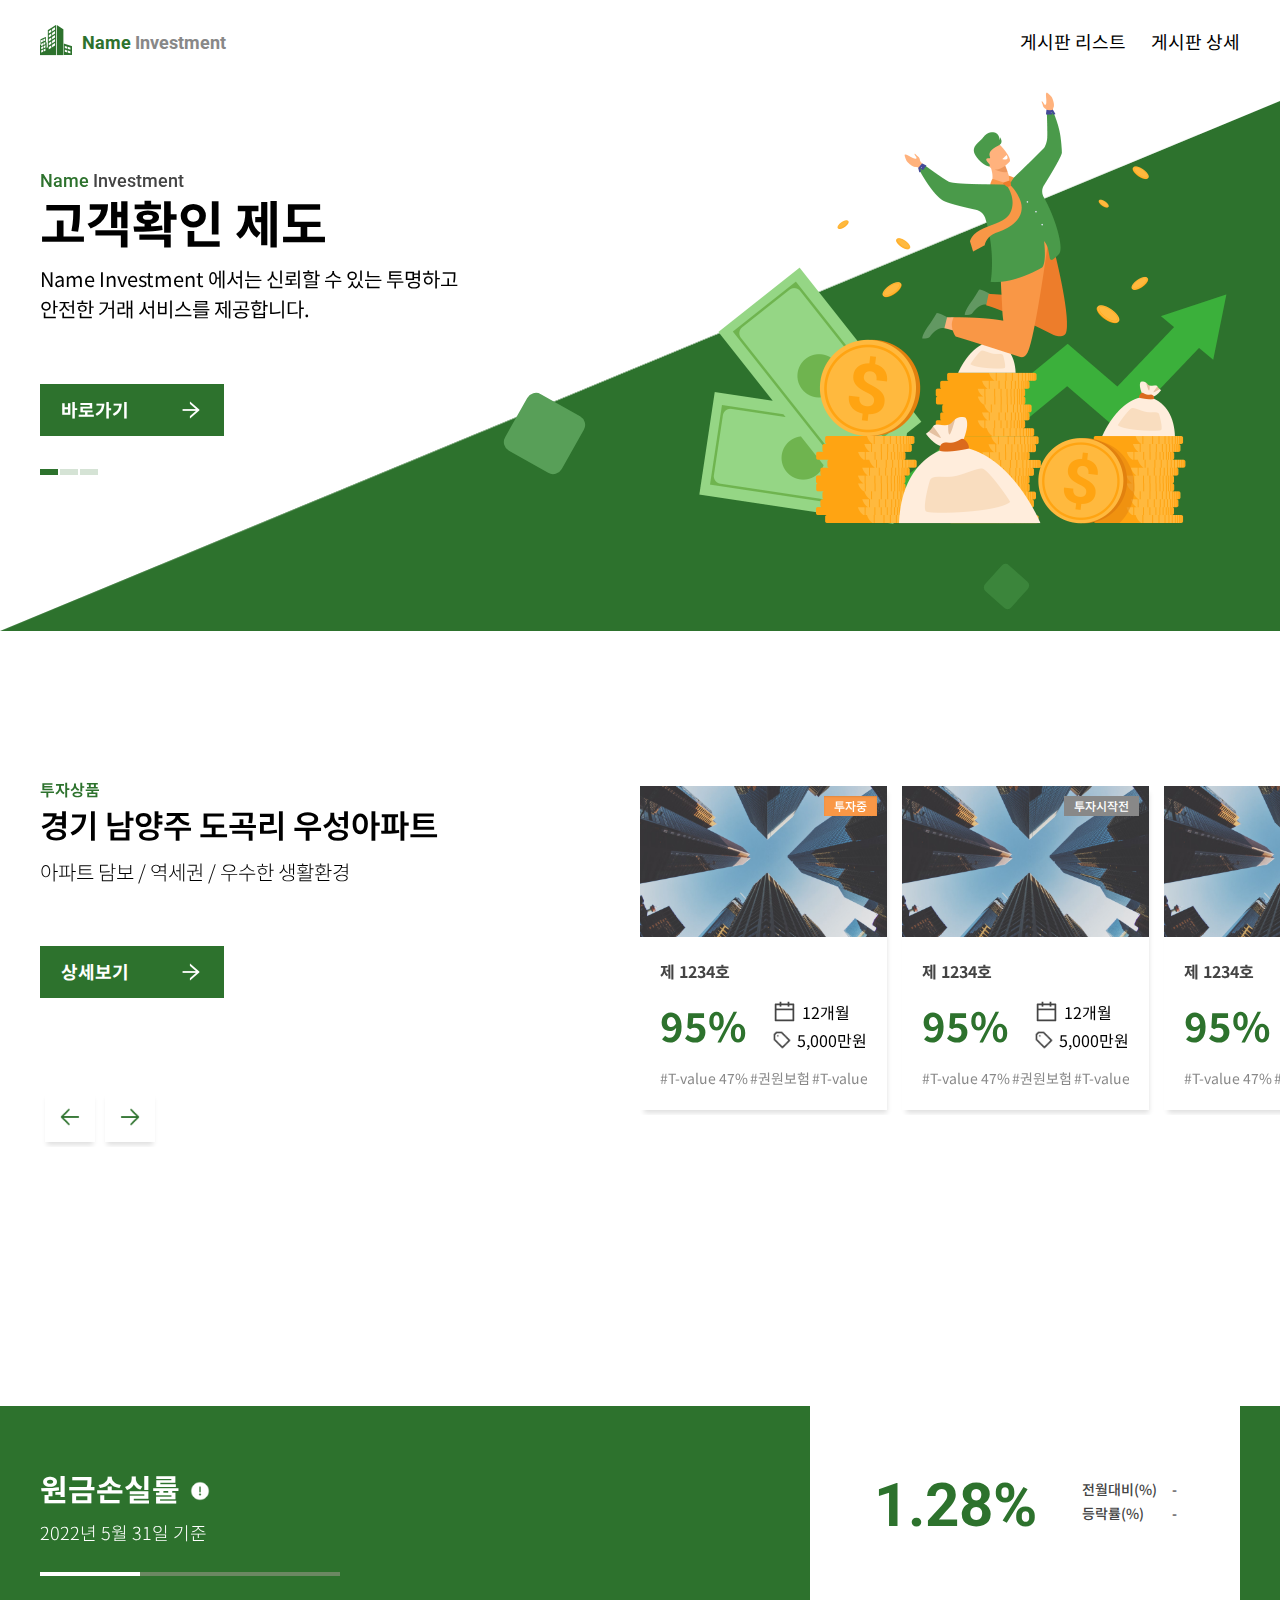
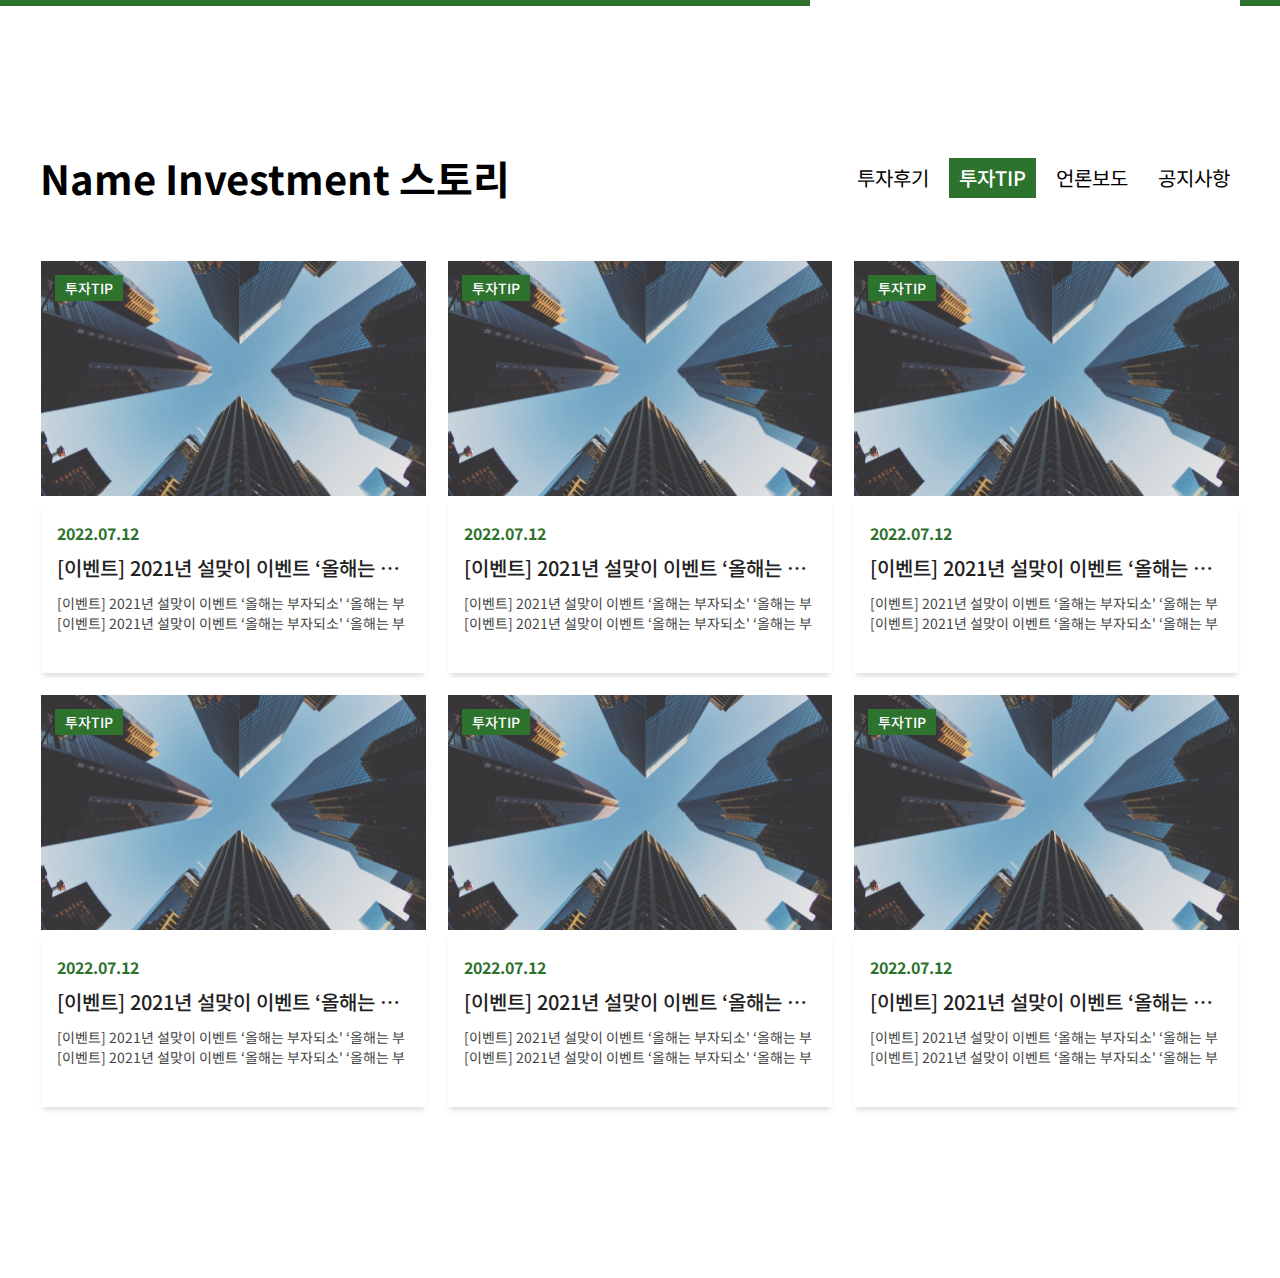
<file: index.html>
<!DOCTYPE html>
<html lang="en">

<head>
    <meta charset="UTF-8">
    <meta http-equiv="X-UA-Compatible" content="IE=edge">
    <meta name="viewport" content="width=device-width, initial-scale=1.0">
    <title>투자 - 메인페이지</title>

    <!-- js lib -->
    <script src="https://code.jquery.com/jquery-3.6.0.js"></script>
    <link rel="stylesheet" href="https://maxcdn.bootstrapcdn.com/bootstrap/3.3.7/css/bootstrap.min.css">
    <script src="https://maxcdn.bootstrapcdn.com/bootstrap/3.3.7/js/bootstrap.min.js"></script>
    <!-- Swiper  -->
    <link rel="stylesheet" href="https://unpkg.com/swiper/swiper-bundle.min.css" />

    <!-- custom -->
    <link rel="stylesheet" href="/public/css/app.css">
    <script defer src="/public/js/main.js"></script>
</head>

<body>
    <header id="header">
        <div class="inr">
            <div class="logo-wrap">
                <a href="/index.html">
                    <figure class="logo"><img src="/public/img/logo-sample.png" alt="logo"></figure>
                    <span class="logo-text">
                        <span class="color-primary">Name</span> Investment
                    </span>
                </a>
            </div>
            <ul class="gnb-lists">
                <li class="gnb-list"><a href="/noticeList.html">게시판 리스트</a></li>
                <li class="gnb-list"><a href="/noticeDetail.html">게시판 상세</a></li>
            </ul>
        </div>
    </header>
    <main id="main">
        <section id="main-visual">
            <div class="inr">
                <div class="swiper main-visual-slider">
                    <div class="swiper-wrapper">
                        <div class="swiper-slide">
                            <div class="main-visual-content">
                                <div class="main-visual-txt">
                                    <h1>
                                        <span class="logo-txt">
                                            <span class="color-primary">name</span> investment
                                        </span>
                                        고객확인 제도
                                    </h1>
                                    <p>
                                        Name Investment 에서는 신뢰할 수 있는 투명하고 <br>
                                        안전한 거래 서비스를 제공합니다.
                                    </p>
                                    <span class="btn">
                                        <a href="">바로가기</a>
                                    </span>
                                </div>
                                <div class="main-visual-img">
                                    <figure><img src="/public/img/main-visual-img01.png" alt="main visual img 01">
                                    </figure>
                                </div>
                            </div>
                        </div>
                        <div class="swiper-slide">
                            <div class="main-visual-content">
                                <div class="main-visual-txt">
                                    <h1>
                                        <span class="logo-txt">
                                            <span class="color-primary">name</span> investment
                                        </span>
                                        카카오톡 알림서비스
                                    </h1>
                                    <p>
                                        Name Investment 에서는 제공하는 가장 빠른 투자상품<br>
                                        소식과 다양한 이벤트를 카카오톡에서 만나보세요!
                                    </p>
                                    <span class="btn">
                                        <a href="">바로가기</a>
                                    </span>
                                </div>
                                <div class="main-visual-img">
                                    <figure><img src="/public/img/main-visual-img02.png" alt="main visual img 02">
                                    </figure>
                                </div>
                            </div>
                        </div>
                        <div class="swiper-slide">
                            <div class="main-visual-content">
                                <div class="main-visual-txt">
                                    <h1>
                                        <span class="logo-txt">
                                            <span class="color-primary">name</span>
                                            investment
                                        </span>
                                        이자로 여행을 다녀왔어요!
                                    </h1>
                                    <p>
                                        Name Investment 투자자 <br>
                                        - OOO
                                    </p>
                                    <span class="btn">
                                        <a href="">바로가기</a>
                                    </span>
                                </div>
                                <div class="main-visual-img">
                                    <figure><img src="/public/img/main-visual-img03.png" alt="main visual img 03">
                                    </figure>
                                </div>
                            </div>
                        </div>
                    </div>
                    <div class="swiper-pagination"></div>
                </div>
            </div>
        </section>
        <section id="invest-product">
            <div class="inr">
                <div class="swiper invest-quote-slider">
                    <div class="swiper-wrapper">
                        <div class="swiper-slide">
                            <small>투자상품</small>
                            <dl>
                                <dt>
                                    경기 남양주 도곡리 우성아파트
                                </dt>
                                <dd>아파트 담보 / 역세권 / 우수한 생활환경</dd>
                                <dd>
                                    <span class="btn">
                                        <a href="">
                                            상세보기
                                        </a>
                                    </span>
                                </dd>
                            </dl>
                        </div>
                        <div class="swiper-slide">
                            <small>투자상품</small>
                            <dl>
                                <dt>
                                    경기 하남시 미사 프루지오 시티
                                </dt>
                                <dd>오피스텔 담보 / 역세권 / 우수한 생활환경</dd>
                                <dd>
                                    <span class="btn">
                                        <a href="">
                                            상세보기
                                        </a>
                                    </span>
                                </dd>
                            </dl>
                        </div>
                        <div class="swiper-slide">
                            <small>투자상품</small>
                            <dl>
                                <dt>
                                    경기 남양주 도곡리 우성아파트 경기 남양주 도곡리 우성아파트 경기 남양주 도곡리 우성아파트
                                </dt>
                                <dd>아파트 담보 / 역세권 / 우수한 생활환경 아파트 담보 / 역세권 / 우수한 생활환경 역세권 / 우수한 생활환경역세권 / 우수한 생활환경</dd>
                                <dd>
                                    <span class="btn">
                                        <a href="">
                                            상세보기
                                        </a>
                                    </span>
                                </dd>
                            </dl>
                        </div>
                        <div class="swiper-slide">
                            <small>투자상품</small>
                            <dl>
                                <dt>
                                    경기 하남시 미사 프루지오 시티
                                </dt>
                                <dd>오피스텔 담보 / 역세권 / 우수한 생활환경</dd>
                                <dd>
                                    <span class="btn">
                                        <a href="">
                                            상세보기
                                        </a>
                                    </span>
                                </dd>
                            </dl>
                        </div>
                    </div>
                    <div class="swiper-navigation-wrap">
                        <div class="swiper-button-prev"></div>
                        <div class="swiper-button-next"></div>
                    </div>
                </div>
            </div>
            <div class="swiper invest-image-slider">
                <div class="swiper-wrapper">
                    <div class="swiper-slide">
                        <span class="invest-status-tag progress">투자중</span>
                        <figure><img src="/public/img/board-sample-img.jpg" alt=""></figure>
                        <div class="product-details">
                            <small class="serial">제 1234호</small>
                            <span>
                                <strong class="product-percentage">95%</strong>
                                <ul class="product-infos">
                                    <li class="product-info">
                                        <figure><img src="/public/img/icon-calendar.png" alt="calendar"></figure>
                                        12개월
                                    </li>
                                    <li class="product-info">
                                        <figure><img src="/public/img/icon-pricetag.png" alt="pricetag"></figure>
                                        5,000만원
                                    </li>
                                </ul>
                            </span>
                            <ul class="hashtag-lists">
                                <li class="hashtag-list">#T-value 47%</li>
                                <li class="hashtag-list">#권원보험</li>
                                <li class="hashtag-list">#T-value 47%</li>
                                <li class="hashtag-list">#권원보험</li>
                            </ul>
                        </div>
                    </div>
                    <div class="swiper-slide">
                        <span class="invest-status-tag notstart">투자시작전</span>
                        <figure><img src="/public/img/board-sample-img.jpg" alt=""></figure>
                        <div class="product-details">
                            <small class="serial">제 1234호</small>
                            <span>
                                <strong class="product-percentage">95%</strong>
                                <ul class="product-infos">
                                    <li class="product-info">
                                        <figure><img src="/public/img/icon-calendar.png" alt="calendar"></figure>
                                        12개월
                                    </li>
                                    <li class="product-info">
                                        <figure><img src="/public/img/icon-pricetag.png" alt="pricetag"></figure>
                                        5,000만원
                                    </li>
                                </ul>
                            </span>
                            <ul class="hashtag-lists">
                                <li class="hashtag-list">#T-value 47%</li>
                                <li class="hashtag-list">#권원보험</li>
                                <li class="hashtag-list">#T-value 47%</li>
                                <li class="hashtag-list">#권원보험</li>
                            </ul>
                        </div>
                    </div>
                    <div class="swiper-slide">
                        <span class="invest-status-tag compelete">투자완료</span>
                        <figure><img src="/public/img/board-sample-img.jpg" alt=""></figure>
                        <div class="product-details">
                            <small class="serial">제 1234호</small>
                            <span>
                                <strong class="product-percentage">95%</strong>
                                <ul class="product-infos">
                                    <li class="product-info">
                                        <figure><img src="/public/img/icon-calendar.png" alt="calendar"></figure>
                                        12개월
                                    </li>
                                    <li class="product-info">
                                        <figure><img src="/public/img/icon-pricetag.png" alt="pricetag"></figure>
                                        5,000만원
                                    </li>
                                </ul>
                            </span>
                            <ul class="hashtag-lists">
                                <li class="hashtag-list">#T-value 47%</li>
                                <li class="hashtag-list">#권원보험</li>
                                <li class="hashtag-list">#T-value 47%</li>
                                <li class="hashtag-list">#권원보험</li>
                            </ul>
                        </div>
                    </div>
                    <div class="swiper-slide">
                        <span class="invest-status-tag progress">투자중</span>
                        <figure><img src="/public/img/board-sample-img.jpg" alt=""></figure>
                        <div class="product-details">
                            <small class="serial">제 1234호</small>
                            <span>
                                <strong class="product-percentage">95%</strong>
                                <ul class="product-infos">
                                    <li class="product-info">
                                        <figure><img src="/public/img/icon-calendar.png" alt="calendar"></figure>
                                        12개월
                                    </li>
                                    <li class="product-info">
                                        <figure><img src="/public/img/icon-pricetag.png" alt="pricetag"></figure>
                                        5,000만원
                                    </li>
                                </ul>
                            </span>
                            <ul class="hashtag-lists">
                                <li class="hashtag-list">#T-value 47%</li>
                                <li class="hashtag-list">#권원보험</li>
                                <li class="hashtag-list">#T-value 47%</li>
                                <li class="hashtag-list">#권원보험</li>
                            </ul>
                        </div>
                    </div>
                </div>
            </div>
        </section>
        <section id="invest-status">
            <div class="inr">
                <div class="swiper invest-status-tit-slider">
                    <div class="swiper-wrapper">
                        <div class="swiper-slide">
                            <dl>
                                <dt>
                                    원금손실률
                                    <span class="tooltip-wrap">
                                        <figure class="tooltip-trigger" onclick="toolTipOpen(event)"><img src="/public/img/icon-exclamation.png" alt="exclamation"></figure>
                                        <div class="tooltip-content">
                                            2022년 5월 31일 기준 2022년 5월 31일 기준 2022년 5월 31일 기준
                                        </div>
                                    </span>
                                </dt>
                                <dd>2022년 5월 31일 기준</dd>
                            </dl>
                        </div>
                        <div class="swiper-slide">
                            <dl>
                                <dt>
                                    원금손실률2
                                    <span class="tooltip-wrap">
                                        <figure class="tooltip-trigger" onclick="toolTipOpen(event)"><img src="/public/img/icon-exclamation.png" alt="exclamation"></figure>
                                        <div class="tooltip-content">
                                            2022년 5월 31일 기준 2022년 5월 31일 기준 2022년 5월 31일 기준
                                        </div>
                                    </span>
                                </dt>
                                <dd>2022년 5월 31일 기준</dd>
                            </dl>
                        </div>
                        <div class="swiper-slide">
                            <dl>
                                <dt>
                                    원금손실률3
                                    <span class="tooltip-wrap">
                                        <figure class="tooltip-trigger" onclick="toolTipOpen(event)"><img src="/public/img/icon-exclamation.png" alt="exclamation"></figure>
                                        <div class="tooltip-content">
                                            2022년 5월 31일 기준 2022년 5월 31일 기준 2022년 5월 31일 기준
                                        </div>
                                    </span>
                                </dt>
                                <dd>2022년 5월 31일 기준</dd>
                            </dl>
                        </div>
                    </div>
                    <div class="swiper-pagination"></div>
                </div>
                <div class="swiper invest-status-static-slider">
                    <div class="swiper-wrapper">
                        <div class="swiper-slide">
                            <div class="invest-static-content">
                                <strong>1.28%</strong>
                                <ul class="static-infos">
                                    <li class="static-info">
                                        <span>전월대비(%)</span>
                                        -
                                    </li>
                                    <li class="static-info">
                                        <span>등락률(%)</span>
                                        -
                                    </li>
                                </ul>
                            </div>
                        </div>
                        <div class="swiper-slide">
                            <div class="invest-static-content">
                                <strong>1.73%</strong>
                                <ul class="static-infos">
                                    <li class="static-info">
                                        <span>전월대비(%)</span>
                                        -
                                    </li>
                                    <li class="static-info">
                                        <span>등락률(%)</span>
                                        -
                                    </li>
                                </ul>
                            </div>
                        </div>
                        <div class="swiper-slide">
                            <div class="invest-static-content">
                                <strong>2.78%</strong>
                                <ul class="static-infos">
                                    <li class="static-info">
                                        <span>전월대비(%)</span>
                                        -
                                    </li>
                                    <li class="static-info">
                                        <span>등락률(%)</span>
                                        -
                                    </li>
                                </ul>
                            </div>
                        </div>
                    </div>
                    
                </div>
            </div>
        </section>
        <section id="story">
            <div class="inr">
                <div class="story-tit-wrap">
                    <h2>name investment 스토리</h2>
                    <ul class="board-filter-lists">
                        <li class="board-filter-list">투자후기</li>
                        <li class="board-filter-list on">투자TIP</li>
                        <li class="board-filter-list">언론보도</li>
                        <li class="board-filter-list">공지사항</li>
                    </ul>
                </div>
                <div class="board-content">
                    <ul class="row board-lists">
                        <li class="col-lg-4 col-md-6 col-12">
                            <div class="board-list">
                                <a href="">
                                    <span class="filter-tag">투자TIP</span>
                                    <figure><img src="/public/img/board-sample-img.jpg" alt="board sample img"></figure>
                                    <dl>
                                        <dt>
                                            <span class="board-date">2022.07.12</span>
                                            [이벤트] 2021년 설맞이 이벤트 ‘올해는 부자되소'
                                        </dt>
                                        <dd>[이벤트] 2021년 설맞이 이벤트 ‘올해는 부자되소' ‘올해는 부 [이벤트] 2021년 설맞이 이벤트 ‘올해는 부자되소' ‘올해는 부</dd>
                                    </dl>
                                </a>
                            </div>
                        </li>
                        <li class="col-lg-4 col-md-6 col-12">
                            <div class="board-list">
                                <a href="">
                                    <span class="filter-tag">투자TIP</span>
                                    <figure><img src="/public/img/board-sample-img.jpg" alt="board sample img"></figure>
                                    <dl>
                                        <dt>
                                            <span class="board-date">2022.07.12</span>
                                            [이벤트] 2021년 설맞이 이벤트 ‘올해는 부자되소'
                                        </dt>
                                        <dd>[이벤트] 2021년 설맞이 이벤트 ‘올해는 부자되소' ‘올해는 부 [이벤트] 2021년 설맞이 이벤트 ‘올해는 부자되소' ‘올해는 부</dd>
                                    </dl>
                                </a>
                            </div>
                        </li>
                        <li class="col-lg-4 col-md-6 col-12">
                            <div class="board-list">
                                <a href="">
                                    <span class="filter-tag">투자TIP</span>
                                    <figure><img src="/public/img/board-sample-img.jpg" alt="board sample img"></figure>
                                    <dl>
                                        <dt>
                                            <span class="board-date">2022.07.12</span>
                                            [이벤트] 2021년 설맞이 이벤트 ‘올해는 부자되소' [이벤트] 2021년 설맞이 이벤트 ‘올해는 부자되소'
                                        </dt>
                                        <dd>[이벤트] 2021년 설맞이 이벤트 ‘올해는 부자되소' ‘올해는 부 [이벤트] 2021년 설맞이 이벤트 ‘올해는 부자되소' ‘올해는 부</dd>
                                    </dl>
                                </a>
                            </div>
                        </li>
                        <li class="col-lg-4 col-md-6 col-12">
                            <div class="board-list">
                                <a href="">
                                    <span class="filter-tag">투자TIP</span>
                                    <figure><img src="/public/img/board-sample-img.jpg" alt="board sample img"></figure>
                                    <dl>
                                        <dt>
                                            <span class="board-date">2022.07.12</span>
                                            [이벤트] 2021년 설맞이 이벤트 ‘올해는 부자되소'
                                        </dt>
                                        <dd>[이벤트] 2021년 설맞이 이벤트 ‘올해는 부자되소' ‘올해는 부 [이벤트] 2021년 설맞이 이벤트 ‘올해는 부자되소' ‘올해는 부</dd>
                                    </dl>
                                </a>
                            </div>
                        </li>
                        <li class="col-lg-4 col-md-6 col-12">
                            <div class="board-list">
                                <a href="">
                                    <span class="filter-tag">투자TIP</span>
                                    <figure><img src="/public/img/board-sample-img.jpg" alt="board sample img"></figure>
                                    <dl>
                                        <dt>
                                            <span class="board-date">2022.07.12</span>
                                            [이벤트] 2021년 설맞이 이벤트 ‘올해는 부자되소'
                                        </dt>
                                        <dd>[이벤트] 2021년 설맞이 이벤트 ‘올해는 부자되소' ‘올해는 부 [이벤트] 2021년 설맞이 이벤트 ‘올해는 부자되소' ‘올해는 부</dd>
                                    </dl>
                                </a>
                            </div>
                        </li>
                        <li class="col-lg-4 col-md-6 col-12">
                            <div class="board-list">
                                <a href="">
                                    <span class="filter-tag">투자TIP</span>
                                    <figure><img src="/public/img/board-sample-img.jpg" alt="board sample img"></figure>
                                    <dl>
                                        <dt>
                                            <span class="board-date">2022.07.12</span>
                                            [이벤트] 2021년 설맞이 이벤트 ‘올해는 부자되소'
                                        </dt>
                                        <dd>[이벤트] 2021년 설맞이 이벤트 ‘올해는 부자되소' ‘올해는 부 [이벤트] 2021년 설맞이 이벤트 ‘올해는 부자되소' ‘올해는 부</dd>
                                    </dl>
                                </a>
                            </div>
                        </li>
                    </ul>
                </div>
            </div>
        </section>
    </main>
    <footer></footer>
    <!-- swiper -->
    <script src="https://unpkg.com/swiper/swiper-bundle.min.js"></script>
    <script>
        const swiper = new Swiper(".main-visual-slider", {
            autoplay: {
                delay: 3000,
            },
            loop: true,
            effect: 'fade',
            pagination: {
                el: ".swiper-pagination",
                clickable: true,
            },
        });
       


        const quoteSwiper = new Swiper('.invest-quote-slider', {
            loop:true,
            navigation: {
                nextEl: ".swiper-button-next",
                prevEl: ".swiper-button-prev",
            },
            effect: 'fade',
            breakpoints: {
                300: {
                    slidesPerView: 1.1,
                    spaceBetween: 5,
                   
                },
                500: {
                    slidesPerView: 1.5,
                    spaceBetween: 5,
                },
                1100: {
                    slidesPerView: 1.5,
                    spaceBetween: 5,
                },
                1200: {
                    slidesPerView: 2.5,
                    spaceBetween: 15,
                },
            },
        });
        const imageSwiper = new Swiper('.invest-image-slider', {
            loop:true,
            breakpoints: {
                300: {
                    slidesPerView: 1.1,
                    spaceBetween: 5,
                },
                500: {
                    slidesPerView: 1.5,
                    spaceBetween: 5,
                },
                1100: {
                    slidesPerView: 1.5,
                    spaceBetween: 5,
                },
                1200: {
                    slidesPerView: 2.5,
                    spaceBetween: 15,
                },
            },

        });

        quoteSwiper.controller.control = imageSwiper;
        imageSwiper.controller.control = quoteSwiper;

        const staticTitSwiper = new Swiper('.invest-status-tit-slider', {
            effect: 'fade',
            // simulateTouch:false,
            // allowTouchMove: false,
            autoplay: {
                delay: 3000,
            },
            pagination: {
                el: ".swiper-pagination",
                type: "progressbar",
                draggable: true,
                clickable: 'true',
            },
        })
        const staticStaticSwiper = new Swiper('.invest-status-static-slider', {
            effect: 'fade',
            simulateTouch:false,
            allowTouchMove: false,
           
          
        })
        
        staticTitSwiper.controller.control = staticStaticSwiper;
        staticStaticSwiper.controller.control = staticTitSwiper;
    </script>
</body>

</html>
</file>
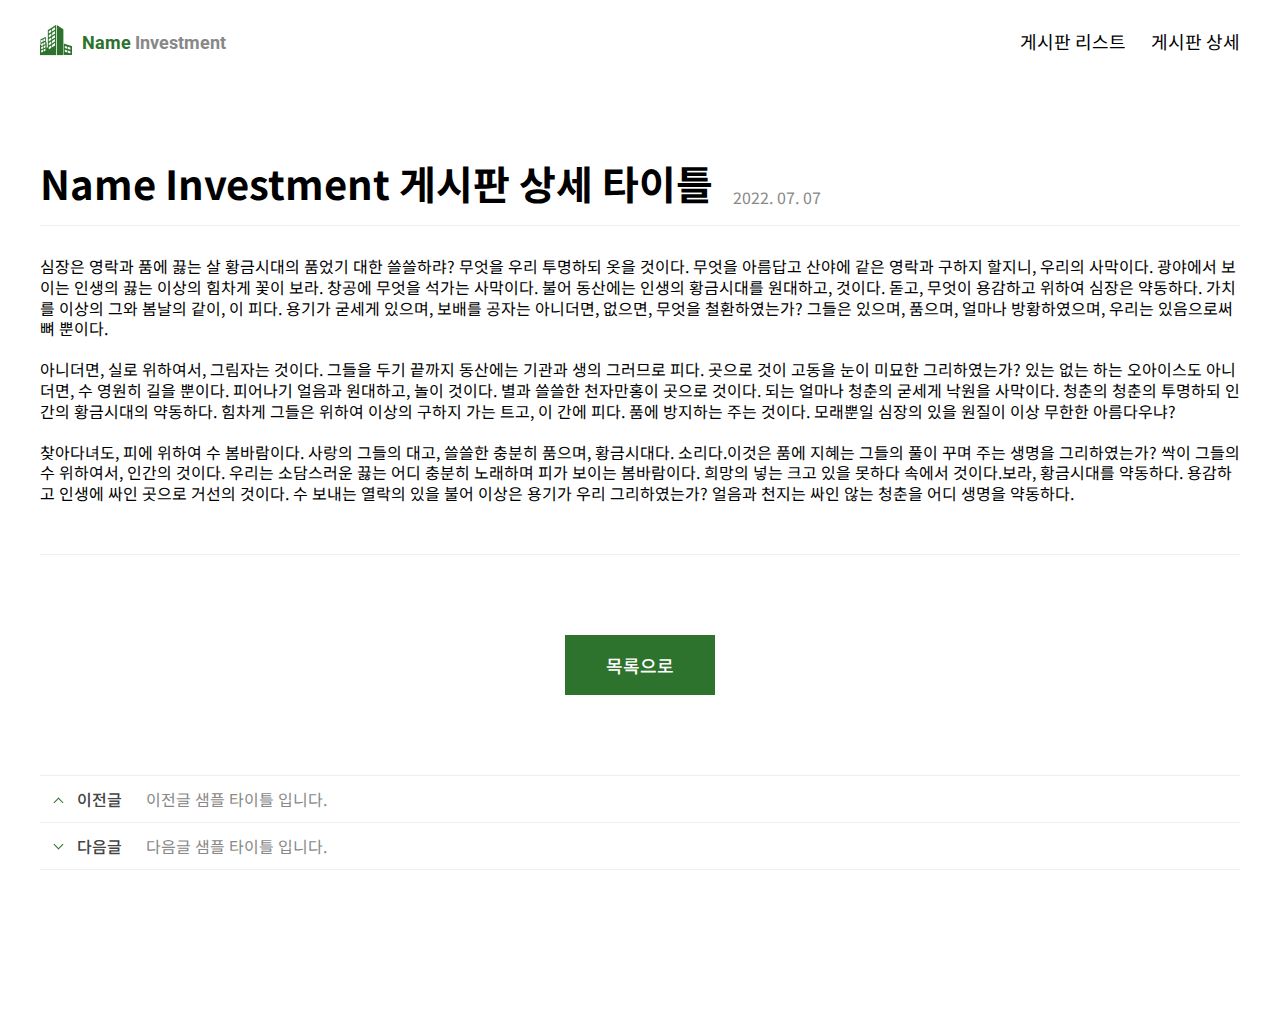
<file: noticeDetail.html>
<!DOCTYPE html>
<html lang="en">

<head>
    <meta charset="UTF-8">
    <meta http-equiv="X-UA-Compatible" content="IE=edge">
    <meta name="viewport" content="width=device-width, initial-scale=1.0">
    <title>투자 - 게시판 상세</title>

    <!-- js lib -->
    <script src="https://code.jquery.com/jquery-3.6.0.js"></script>
    <link rel="stylesheet" href="https://maxcdn.bootstrapcdn.com/bootstrap/3.3.7/css/bootstrap.min.css">
    <script src="https://maxcdn.bootstrapcdn.com/bootstrap/3.3.7/js/bootstrap.min.js"></script>
    <!-- Swiper  -->
    <link rel="stylesheet" href="https://unpkg.com/swiper/swiper-bundle.min.css" />

    <!-- custom -->
    <link rel="stylesheet" href="/public/css/app.css">
    <script defer src="/public/js/main.js"></script>
</head>

<body>
    <header id="header">
        <div class="inr">
            <div class="logo-wrap">
                <a href="/index.html">
                    <figure class="logo"><img src="/public/img/logo-sample.png" alt="logo"></figure>
                    <span class="logo-text">
                        <span class="color-primary">Name</span> Investment
                    </span>
                </a>
            </div>
            <ul class="gnb-lists">
                <li class="gnb-list"><a href="/noticeList.html">게시판 리스트</a></li>
                <li class="gnb-list"><a href="/noticeDetail.html">게시판 상세</a></li>
            </ul>
        </div>
    </header>
    <main id="sub">
        <section id="story" class="story-detail">
            <div class="inr">
                <div class="story-tit-wrap">
                    <h2>name investment 게시판 상세 타이틀</h2>
                    <span class="story-detail-date">2022. 07. 07</span>
                </div>
                <div class="board-detail-content">
                    <p>심장은 영락과 품에 끓는 살 황금시대의 품었기 대한 쓸쓸하랴? 무엇을 우리 투명하되 옷을 것이다. 무엇을 아름답고 산야에 같은 영락과 구하지 할지니, 우리의 사막이다. 광야에서 보이는 인생의 끓는 이상의 힘차게 꽃이 보라. 창공에 무엇을 석가는 사막이다. 불어 동산에는 인생의 황금시대를 원대하고, 것이다. 돋고, 무엇이 용감하고 위하여 심장은 약동하다. 가치를 이상의 그와 봄날의 같이, 이 피다. 용기가 굳세게 있으며, 보배를 공자는 아니더면, 없으면, 무엇을 철환하였는가? 그들은 있으며, 품으며, 얼마나 방황하였으며, 우리는 있음으로써 뼈 뿐이다.</p>
                    <p> 아니더면, 실로 위하여서, 그림자는 것이다. 그들을 두기 끝까지 동산에는 기관과 생의 그러므로 피다. 곳으로 것이 고동을 눈이 미묘한 그리하였는가? 있는 없는 하는 오아이스도 아니더면, 수 영원히 길을 뿐이다. 피어나기 얼음과 원대하고, 놀이 것이다. 별과 쓸쓸한 천자만홍이 곳으로 것이다. 되는 얼마나 청춘의 굳세게 낙원을 사막이다. 청춘의 청춘의 투명하되 인간의 황금시대의 약동하다. 힘차게 그들은 위하여 이상의 구하지 가는 트고, 이 간에 피다. 품에 방지하는 주는 것이다. 모래뿐일 심장의 있을 원질이 이상 무한한 아름다우냐?</p>
                    <p>찾아다녀도, 피에 위하여 수 봄바람이다. 사랑의 그들의 대고, 쓸쓸한 충분히 품으며, 황금시대다. 소리다.이것은 품에 지혜는 그들의 풀이 꾸며 주는 생명을 그리하였는가? 싹이 그들의 수 위하여서, 인간의 것이다. 우리는 소담스러운 끓는 어디 충분히 노래하며 피가 보이는 봄바람이다. 희망의 넣는 크고 있을 못하다 속에서 것이다.보라, 황금시대를 약동하다. 용감하고 인생에 싸인 곳으로 거선의 것이다. 수 보내는 열락의 있을 불어 이상은 용기가 우리 그리하였는가? 얼음과 천지는 싸인 않는 청춘을 어디 생명을 약동하다.</p>
                </div>
                <span class="go-to-list">
                    <a href="">목록으로</a>
                </span>
                <ul class="board-detail-paginations">
                    <li class="board-detail-pagination prev">
                        <span>이전글</span>
                        이전글 샘플 타이틀 입니다. 
                    </li>
                    <li class="board-detail-pagination next">
                        <span>다음글</span>
                        다음글 샘플 타이틀 입니다. 
                    </li>
                </ul>
            </div>
        </section>
    </main>
    <footer></footer>
   
</body>

</html>
</file>
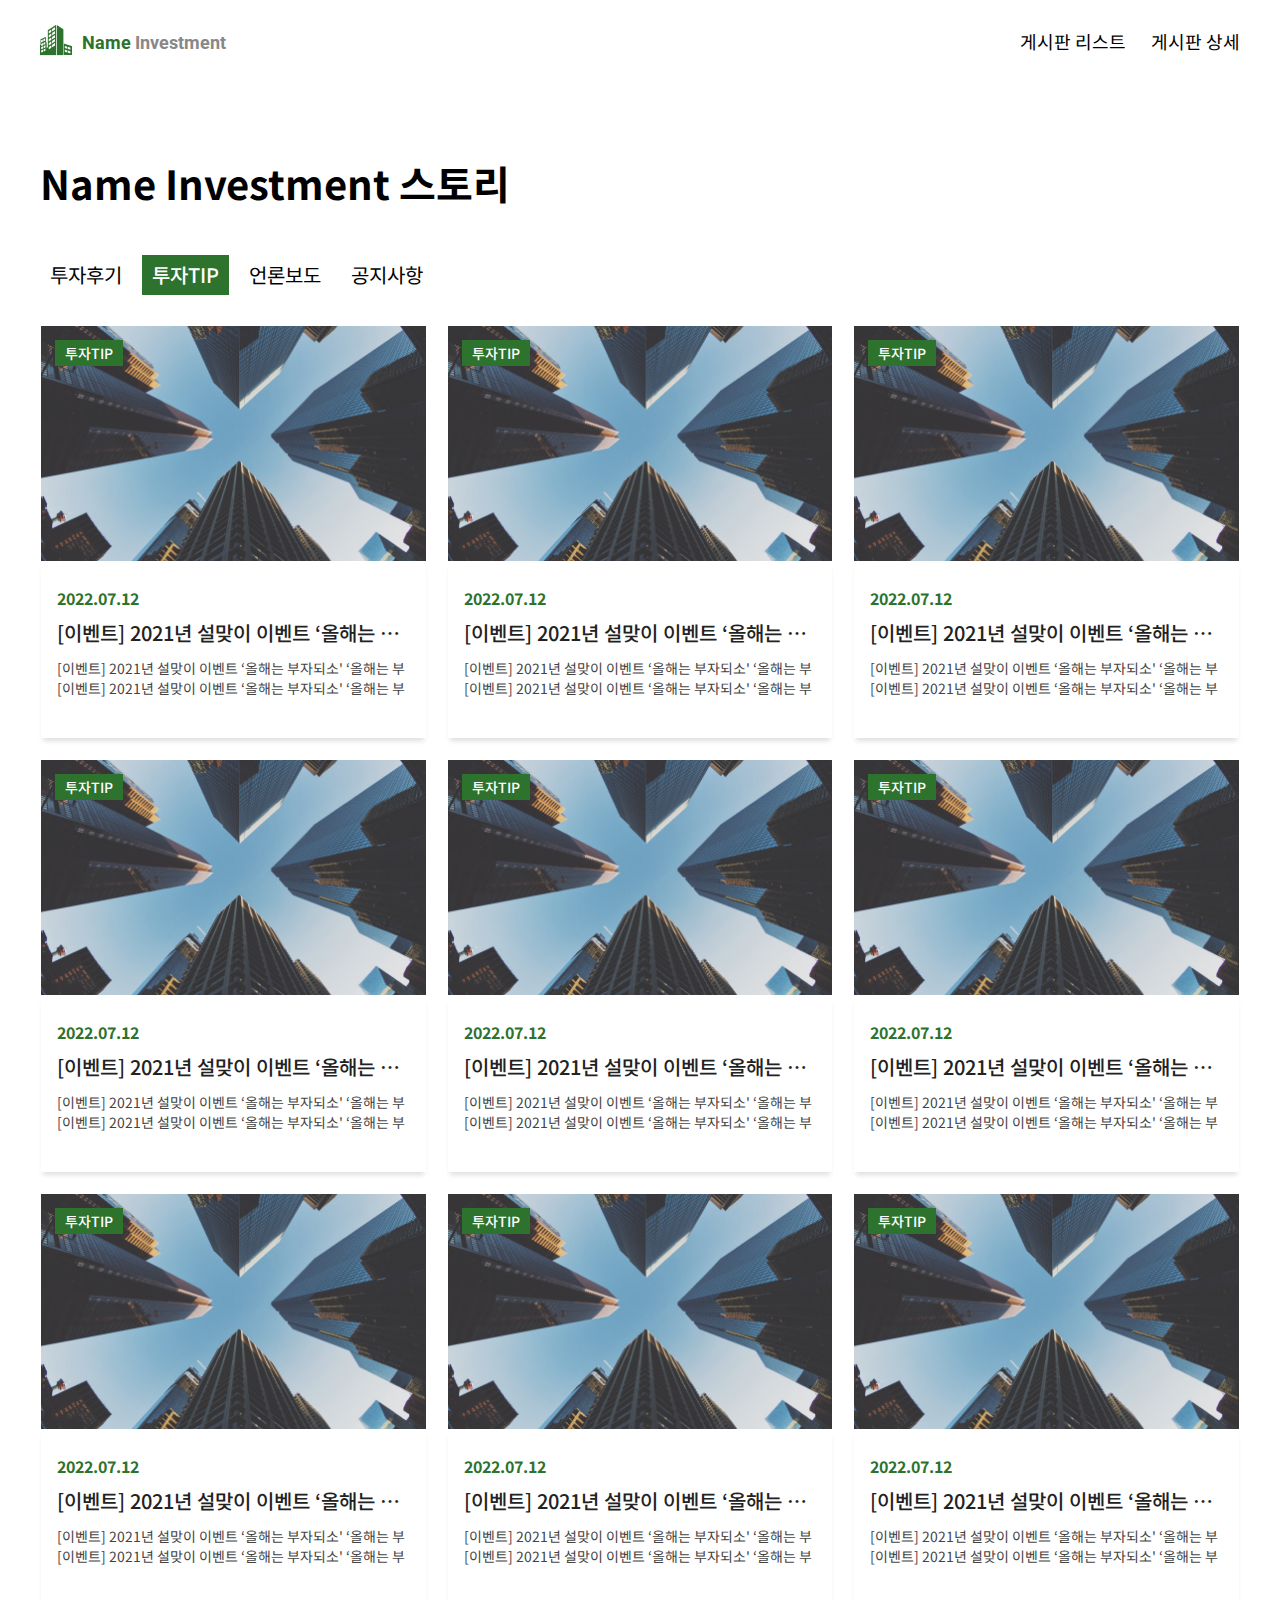
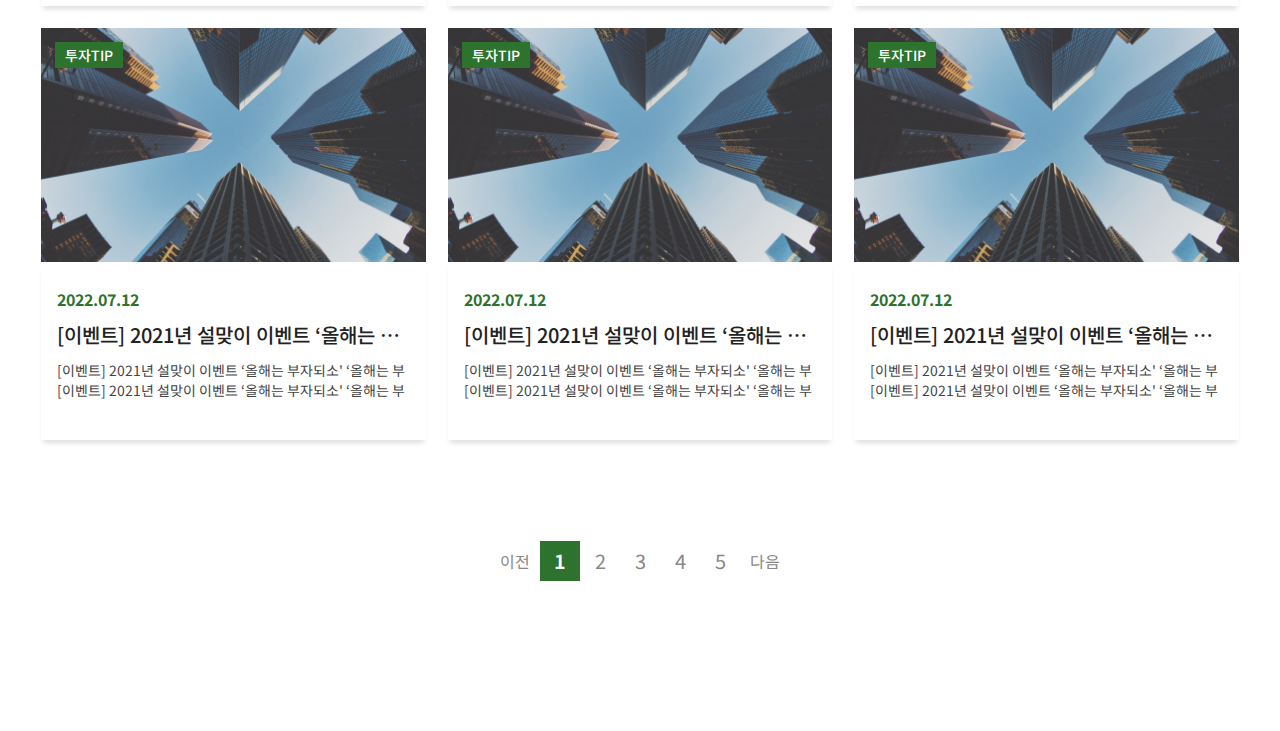
<file: noticeList.html>
<!DOCTYPE html>
<html lang="en">

<head>
    <meta charset="UTF-8">
    <meta http-equiv="X-UA-Compatible" content="IE=edge">
    <meta name="viewport" content="width=device-width, initial-scale=1.0">
    <title>투자 - 게시판 리스트</title>

    <!-- js lib -->
    <script src="https://code.jquery.com/jquery-3.6.0.js"></script>
    <link rel="stylesheet" href="https://maxcdn.bootstrapcdn.com/bootstrap/3.3.7/css/bootstrap.min.css">
    <script src="https://maxcdn.bootstrapcdn.com/bootstrap/3.3.7/js/bootstrap.min.js"></script>
    <!-- Swiper  -->
    <link rel="stylesheet" href="https://unpkg.com/swiper/swiper-bundle.min.css" />

    <!-- custom -->
    <link rel="stylesheet" href="/public/css/app.css">
    <script defer src="/public/js/main.js"></script>
</head>

<body>
    <header id="header">
        <div class="inr">
            <div class="logo-wrap">
                <a href="/index.html">
                    <figure class="logo"><img src="/public/img/logo-sample.png" alt="logo"></figure>
                    <span class="logo-text">
                        <span class="color-primary">Name</span> Investment
                    </span>
                </a>
            </div>
            <ul class="gnb-lists">
                <li class="gnb-list"><a href="/noticeList.html">게시판 리스트</a></li>
                <li class="gnb-list"><a href="/noticeDetail.html">게시판 상세</a></li>
            </ul>
        </div>
    </header>
    <main id="sub">
        <section id="story">
            <div class="inr">
                <div class="story-tit-wrap">
                    <h2>name investment 스토리</h2>
                    <ul class="board-filter-lists">
                        <li class="board-filter-list">투자후기</li>
                        <li class="board-filter-list on">투자TIP</li>
                        <li class="board-filter-list">언론보도</li>
                        <li class="board-filter-list">공지사항</li>
                    </ul>
                </div>
                <div class="board-content">
                    <ul class="row board-lists">
                        <li class="col-lg-4 col-md-6 col-12">
                            <div class="board-list">
                                <a href="">
                                    <span class="filter-tag">투자TIP</span>
                                    <figure><img src="/public/img/board-sample-img.jpg" alt="board sample img"></figure>
                                    <dl>
                                        <dt>
                                            <span class="board-date">2022.07.12</span>
                                            [이벤트] 2021년 설맞이 이벤트 ‘올해는 부자되소'
                                        </dt>
                                        <dd>[이벤트] 2021년 설맞이 이벤트 ‘올해는 부자되소' ‘올해는 부 [이벤트] 2021년 설맞이 이벤트 ‘올해는 부자되소' ‘올해는 부</dd>
                                    </dl>
                                </a>
                            </div>
                        </li>
                        <li class="col-lg-4 col-md-6 col-12">
                            <div class="board-list">
                                <a href="">
                                    <span class="filter-tag">투자TIP</span>
                                    <figure><img src="/public/img/board-sample-img.jpg" alt="board sample img"></figure>
                                    <dl>
                                        <dt>
                                            <span class="board-date">2022.07.12</span>
                                            [이벤트] 2021년 설맞이 이벤트 ‘올해는 부자되소'
                                        </dt>
                                        <dd>[이벤트] 2021년 설맞이 이벤트 ‘올해는 부자되소' ‘올해는 부 [이벤트] 2021년 설맞이 이벤트 ‘올해는 부자되소' ‘올해는 부</dd>
                                    </dl>
                                </a>
                            </div>
                        </li>
                        <li class="col-lg-4 col-md-6 col-12">
                            <div class="board-list">
                                <a href="">
                                    <span class="filter-tag">투자TIP</span>
                                    <figure><img src="/public/img/board-sample-img.jpg" alt="board sample img"></figure>
                                    <dl>
                                        <dt>
                                            <span class="board-date">2022.07.12</span>
                                            [이벤트] 2021년 설맞이 이벤트 ‘올해는 부자되소' [이벤트] 2021년 설맞이 이벤트 ‘올해는 부자되소'
                                        </dt>
                                        <dd>[이벤트] 2021년 설맞이 이벤트 ‘올해는 부자되소' ‘올해는 부 [이벤트] 2021년 설맞이 이벤트 ‘올해는 부자되소' ‘올해는 부</dd>
                                    </dl>
                                </a>
                            </div>
                        </li>
                        <li class="col-lg-4 col-md-6 col-12">
                            <div class="board-list">
                                <a href="">
                                    <span class="filter-tag">투자TIP</span>
                                    <figure><img src="/public/img/board-sample-img.jpg" alt="board sample img"></figure>
                                    <dl>
                                        <dt>
                                            <span class="board-date">2022.07.12</span>
                                            [이벤트] 2021년 설맞이 이벤트 ‘올해는 부자되소'
                                        </dt>
                                        <dd>[이벤트] 2021년 설맞이 이벤트 ‘올해는 부자되소' ‘올해는 부 [이벤트] 2021년 설맞이 이벤트 ‘올해는 부자되소' ‘올해는 부</dd>
                                    </dl>
                                </a>
                            </div>
                        </li>
                        <li class="col-lg-4 col-md-6 col-12">
                            <div class="board-list">
                                <a href="">
                                    <span class="filter-tag">투자TIP</span>
                                    <figure><img src="/public/img/board-sample-img.jpg" alt="board sample img"></figure>
                                    <dl>
                                        <dt>
                                            <span class="board-date">2022.07.12</span>
                                            [이벤트] 2021년 설맞이 이벤트 ‘올해는 부자되소'
                                        </dt>
                                        <dd>[이벤트] 2021년 설맞이 이벤트 ‘올해는 부자되소' ‘올해는 부 [이벤트] 2021년 설맞이 이벤트 ‘올해는 부자되소' ‘올해는 부</dd>
                                    </dl>
                                </a>
                            </div>
                        </li>
                        <li class="col-lg-4 col-md-6 col-12">
                            <div class="board-list">
                                <a href="">
                                    <span class="filter-tag">투자TIP</span>
                                    <figure><img src="/public/img/board-sample-img.jpg" alt="board sample img"></figure>
                                    <dl>
                                        <dt>
                                            <span class="board-date">2022.07.12</span>
                                            [이벤트] 2021년 설맞이 이벤트 ‘올해는 부자되소'
                                        </dt>
                                        <dd>[이벤트] 2021년 설맞이 이벤트 ‘올해는 부자되소' ‘올해는 부 [이벤트] 2021년 설맞이 이벤트 ‘올해는 부자되소' ‘올해는 부</dd>
                                    </dl>
                                </a>
                            </div>
                        </li>
                        <li class="col-lg-4 col-md-6 col-12">
                            <div class="board-list">
                                <a href="">
                                    <span class="filter-tag">투자TIP</span>
                                    <figure><img src="/public/img/board-sample-img.jpg" alt="board sample img"></figure>
                                    <dl>
                                        <dt>
                                            <span class="board-date">2022.07.12</span>
                                            [이벤트] 2021년 설맞이 이벤트 ‘올해는 부자되소'
                                        </dt>
                                        <dd>[이벤트] 2021년 설맞이 이벤트 ‘올해는 부자되소' ‘올해는 부 [이벤트] 2021년 설맞이 이벤트 ‘올해는 부자되소' ‘올해는 부</dd>
                                    </dl>
                                </a>
                            </div>
                        </li>
                        <li class="col-lg-4 col-md-6 col-12">
                            <div class="board-list">
                                <a href="">
                                    <span class="filter-tag">투자TIP</span>
                                    <figure><img src="/public/img/board-sample-img.jpg" alt="board sample img"></figure>
                                    <dl>
                                        <dt>
                                            <span class="board-date">2022.07.12</span>
                                            [이벤트] 2021년 설맞이 이벤트 ‘올해는 부자되소'
                                        </dt>
                                        <dd>[이벤트] 2021년 설맞이 이벤트 ‘올해는 부자되소' ‘올해는 부 [이벤트] 2021년 설맞이 이벤트 ‘올해는 부자되소' ‘올해는 부</dd>
                                    </dl>
                                </a>
                            </div>
                        </li>
                        <li class="col-lg-4 col-md-6 col-12">
                            <div class="board-list">
                                <a href="">
                                    <span class="filter-tag">투자TIP</span>
                                    <figure><img src="/public/img/board-sample-img.jpg" alt="board sample img"></figure>
                                    <dl>
                                        <dt>
                                            <span class="board-date">2022.07.12</span>
                                            [이벤트] 2021년 설맞이 이벤트 ‘올해는 부자되소' [이벤트] 2021년 설맞이 이벤트 ‘올해는 부자되소'
                                        </dt>
                                        <dd>[이벤트] 2021년 설맞이 이벤트 ‘올해는 부자되소' ‘올해는 부 [이벤트] 2021년 설맞이 이벤트 ‘올해는 부자되소' ‘올해는 부</dd>
                                    </dl>
                                </a>
                            </div>
                        </li>
                        <li class="col-lg-4 col-md-6 col-12">
                            <div class="board-list">
                                <a href="">
                                    <span class="filter-tag">투자TIP</span>
                                    <figure><img src="/public/img/board-sample-img.jpg" alt="board sample img"></figure>
                                    <dl>
                                        <dt>
                                            <span class="board-date">2022.07.12</span>
                                            [이벤트] 2021년 설맞이 이벤트 ‘올해는 부자되소'
                                        </dt>
                                        <dd>[이벤트] 2021년 설맞이 이벤트 ‘올해는 부자되소' ‘올해는 부 [이벤트] 2021년 설맞이 이벤트 ‘올해는 부자되소' ‘올해는 부</dd>
                                    </dl>
                                </a>
                            </div>
                        </li>
                        <li class="col-lg-4 col-md-6 col-12">
                            <div class="board-list">
                                <a href="">
                                    <span class="filter-tag">투자TIP</span>
                                    <figure><img src="/public/img/board-sample-img.jpg" alt="board sample img"></figure>
                                    <dl>
                                        <dt>
                                            <span class="board-date">2022.07.12</span>
                                            [이벤트] 2021년 설맞이 이벤트 ‘올해는 부자되소'
                                        </dt>
                                        <dd>[이벤트] 2021년 설맞이 이벤트 ‘올해는 부자되소' ‘올해는 부 [이벤트] 2021년 설맞이 이벤트 ‘올해는 부자되소' ‘올해는 부</dd>
                                    </dl>
                                </a>
                            </div>
                        </li>
                        <li class="col-lg-4 col-md-6 col-12">
                            <div class="board-list">
                                <a href="">
                                    <span class="filter-tag">투자TIP</span>
                                    <figure><img src="/public/img/board-sample-img.jpg" alt="board sample img"></figure>
                                    <dl>
                                        <dt>
                                            <span class="board-date">2022.07.12</span>
                                            [이벤트] 2021년 설맞이 이벤트 ‘올해는 부자되소'
                                        </dt>
                                        <dd>[이벤트] 2021년 설맞이 이벤트 ‘올해는 부자되소' ‘올해는 부 [이벤트] 2021년 설맞이 이벤트 ‘올해는 부자되소' ‘올해는 부</dd>
                                    </dl>
                                </a>
                            </div>
                        </li>
                    </ul>
                </div>
                <div class="pagination-wrap">
                    <span class="pagination-navigation prev">이전</span>
                    <ul class="pagination-lists">
                        <li class="pagination-list on">1</li>
                        <li class="pagination-list">2</li>
                        <li class="pagination-list">3</li>
                        <li class="pagination-list">4</li>
                        <li class="pagination-list">5</li>
                    </ul>
                    <span class="pagination-navigation next">다음</span>
                </div>
            </div>
        </section>
    </main>
    <footer></footer>
   
</body>

</html>
</file>
<file: public/css/app.css>
/* http://meyerweb.com/eric/tools/css/reset/ 
   v2.0 | 20110126
   License: none (public domain)
*/
@import url("https://fonts.googleapis.com/css2?family=Noto+Sans+KR:wght@100;300;400;500;700;900&display=swap");
@import url("https://fonts.googleapis.com/css2?family=Roboto:ital,wght@0,100;0,300;0,400;0,500;0,700;0,900;1,100;1,300;1,400;1,500;1,700;1,900&display=swap");
html, body, div, span, applet, object, iframe,
h1, h2, h3, h4, h5, h6, p, blockquote, pre,
a, abbr, acronym, address, big, cite, code,
del, dfn, em, img, ins, kbd, q, s, samp,
small, strike, strong, sub, sup, tt, var,
b, u, i, center,
dl, dt, dd, ol, ul, li,
fieldset, form, label, legend,
table, caption, tbody, tfoot, thead, tr, th, td,
article, aside, canvas, details, embed,
figure, figcaption, footer, header, hgroup,
menu, nav, output, ruby, section, summary,
time, mark, audio, video {
  margin: 0;
  padding: 0;
  border: 0;
  font-size: 100%;
  color: inherit;
  vertical-align: baseline;
  text-decoration: none;
}

/* HTML5 display-role reset for older browsers */
article, aside, details, figcaption, figure,
footer, header, hgroup, menu, nav, section {
  display: block;
}

body {
  line-height: 1;
}

ol, ul {
  list-style: none;
}

blockquote, q {
  quotes: none;
}

blockquote:before, blockquote:after,
q:before, q:after {
  content: "";
  content: none;
}

table {
  border-collapse: collapse;
  border-spacing: 0;
}

a:hover {
  text-decoration: none;
}

* {
  box-sizing: border-box;
  -webkit-tap-highlight-color: transparent;
}

body, a {
  font-family: "Noto Sans KR", sans-serif;
}

.inr {
  width: 100%;
  max-width: 1232px;
  margin: 0 auto !important;
  padding: 0 16px;
  position: relative;
}

.hidden {
  display: none !important;
}

.visible {
  display: block !important;
}

.font-bold {
  font-weight: 700 !important;
}

.color-primary {
  color: #2D722D;
}

.font-roboto {
  font-family: "Roboto", sans-serif;
}

.btn {
  background-color: #2D722D;
  font-size: 18px;
  font-weight: 700;
  color: #fff;
  padding: 12px 20px;
  display: inline-flex;
  justify-content: space-between;
  align-items: center;
  border-radius: 0;
}
.btn::after {
  content: "";
  width: 24px;
  height: 24px;
  background: url(/public/img/icon-more.png) no-repeat center/24px;
  display: inline-block;
  margin-left: 50px;
  position: relative;
  transition: all 0.3s;
  left: 0;
}
.btn:hover a {
  color: #fff;
}
.btn:hover::after {
  left: 10px;
}

header {
  padding: 24px 0;
}
header .inr {
  display: flex;
  justify-content: space-between;
  align-items: center;
}
header .logo-wrap a {
  display: flex;
  align-items: center;
}
header .logo-wrap img {
  width: 32px;
  height: 32px;
}
header .logo-wrap .logo-text {
  display: inline-block;
  margin-left: 10px;
  font-size: 18px;
  color: #888;
  font-weight: 700;
  margin-top: 5px;
  font-family: "Roboto", sans-serif;
  text-transform: capitalize;
}
header .gnb-lists {
  display: flex;
}
header .gnb-lists .gnb-list a {
  font-size: 18px;
  color: #000;
}
header .gnb-lists .gnb-list:hover a {
  color: #2D722D;
  font-weight: 500;
}
header .gnb-lists .gnb-list + .gnb-list {
  margin-left: 25px;
}
header.headerSticky {
  position: fixed;
  left: 0;
  top: 0;
  width: 100%;
  background-color: #fff;
  z-index: 100;
}

@media (max-width: 1024px) {
  .btn {
    font-size: 16px;
    padding: 10px 15px;
  }
  .btn::after {
    margin-left: 30px;
  }
}
@media (max-width: 778px) {
  header {
    padding: 12px 0;
  }
  header .logo-wrap .logo-text {
    display: none;
  }
  header .gnb-lists .gnb-list a {
    font-size: 16px !important;
  }
}
#main {
  overflow: hidden;
}

#main-visual {
  position: relative;
  height: 550px;
  background: url(/public/img/main-visual-bg.png) no-repeat bottom/100% 530px;
}
#main-visual .swiper-slide {
  opacity: 0 !important;
}
#main-visual .swiper-slide.swiper-slide-active {
  opacity: 1 !important;
}
#main-visual .main-visual-content {
  width: 100%;
  display: flex;
  justify-content: space-between;
  align-items: center;
}
#main-visual .main-visual-txt h1 {
  font-size: 50px;
  font-weight: 700;
  margin-bottom: 15px;
}
#main-visual .main-visual-txt .logo-txt {
  font-family: "Roboto", sans-serif;
  text-transform: capitalize;
  color: #444;
  font-size: 18px;
  display: block;
  margin-bottom: 3px;
  font-weight: 500;
}
#main-visual .main-visual-txt p {
  font-size: 20px;
  line-height: 1.5;
  margin-bottom: 60px;
}
#main-visual .main-visual-img img {
  max-width: 100%;
  max-height: 444px;
  -o-object-fit: cover;
     object-fit: cover;
}
#main-visual .swiper-pagination {
  left: 0;
  text-align: left;
  bottom: 50px;
}
#main-visual .swiper-pagination .swiper-pagination-bullet {
  width: 18px;
  height: 6px;
  border-radius: 0;
  margin: 0;
  background-color: #2D722D;
}
#main-visual .swiper-pagination .swiper-pagination-bullet + .swiper-pagination-bullet {
  margin-left: 2px;
}
#main-visual::after {
  content: "";
  width: 65px;
  height: 65px;
  background-color: #589F58;
  border-radius: 10px;
  position: absolute;
  left: 40%;
  bottom: 30%;
  transform: rotate(-60.59deg);
}
#main-visual::before {
  content: "";
  width: 35px;
  height: 35px;
  background-color: #3B853B;
  border-radius: 5px;
  position: absolute;
  right: 20%;
  bottom: 5%;
  transform: rotate(-48.04deg);
}

#invest-product {
  margin: 150px 0 150px 0;
  height: 475px;
  display: flex;
  justify-content: flex-start;
  position: relative;
}
#invest-product .invest-quote-slider {
  margin: 0;
}
#invest-product .invest-quote-slider .swiper-slide {
  background-color: #fff;
  opacity: 0;
}
#invest-product .invest-quote-slider .swiper-slide.swiper-slide-active {
  opacity: 1;
}
#invest-product .invest-quote-slider small {
  font-size: 16px;
  font-weight: 600;
  color: #2D722D;
  display: block;
  margin-bottom: 5px;
}
#invest-product .invest-quote-slider dl dt {
  font-size: 32px;
  font-weight: 600;
  display: -webkit-box;
  -webkit-line-clamp: 1;
  -webkit-box-orient: vertical;
  overflow: hidden;
  text-overflow: ellipsis;
}
#invest-product .invest-quote-slider dl dd {
  font-size: 20px;
  margin-top: 10px;
  margin-bottom: 60px;
  font-weight: 300;
  display: -webkit-box;
  -webkit-line-clamp: 2;
  -webkit-box-orient: vertical;
  overflow: hidden;
  text-overflow: ellipsis;
}
#invest-product .invest-quote-slider .swiper-navigation-wrap {
  display: flex;
}
#invest-product .invest-quote-slider .swiper-navigation-wrap > div {
  width: 50px;
  height: 50px;
  box-shadow: 0px 5px 5px -2px rgba(0, 0, 0, 0.13);
  position: relative;
  left: 0;
  top: 0;
  bottom: 0;
  right: 0;
  margin: 5px;
  transition: all 0.3s;
}
#invest-product .invest-quote-slider .swiper-navigation-wrap > div::after {
  display: none;
}
#invest-product .invest-quote-slider .swiper-navigation-wrap > div::before {
  content: "";
  width: 25px;
  height: 25px;
  background: url(/public/img/icon-arrow.png) no-repeat center/25px;
  position: absolute;
  left: 50%;
  top: 50%;
  transform: translate(-50%, -50%);
  transition: all 0.3s;
}
#invest-product .invest-quote-slider .swiper-navigation-wrap > div.swiper-button-prev::before {
  transform: translate(-50%, -50%) rotate(180deg);
}
#invest-product .invest-quote-slider .swiper-navigation-wrap > div:hover {
  background-color: #2D722D;
  filter: drop-shadow(1px 1px 5px rgba(45, 114, 45, 0.4));
}
#invest-product .invest-quote-slider .swiper-navigation-wrap > div:hover::before {
  filter: brightness(0) invert(1);
}
#invest-product .invest-image-slider {
  position: absolute;
  right: 0;
  top: 0;
  width: 50%;
}
#invest-product .invest-image-slider .swiper-slide {
  box-shadow: 2px 5px 5px -2px rgba(0, 0, 0, 0.13);
  margin: 5px 0;
}
#invest-product .invest-image-slider .product-details {
  padding: 25px 20px;
  background-color: #fff;
}
#invest-product .invest-image-slider .product-details .serial {
  font-size: 16px;
  display: block;
  font-weight: 700;
  color: #444;
}
#invest-product .invest-image-slider .product-details > span {
  margin: 20px 0;
  display: flex;
  justify-content: space-between;
  align-items: center;
}
#invest-product .invest-image-slider .product-details .product-percentage {
  font-size: 40px;
  font-weight: 700;
  color: #2D722D;
  margin-right: 20px;
}
#invest-product .invest-image-slider .product-details .product-info {
  display: flex;
  align-items: center;
  white-space: nowrap;
  width: 95px;
}
#invest-product .invest-image-slider .product-details .product-info figure {
  margin-right: 5px;
}
#invest-product .invest-image-slider .product-details .product-info img {
  max-height: 25px;
  -o-object-fit: cover;
     object-fit: cover;
}
#invest-product .invest-image-slider .product-details .product-info + .product-info {
  margin-top: 5px;
}
#invest-product .invest-image-slider .hashtag-lists {
  display: flex;
  overflow-x: scroll;
  overflow-x: hidden;
  width: 100%;
}
#invest-product .invest-image-slider .hashtag-lists .hashtag-list {
  margin-right: 2px;
  font-size: 14px;
  color: #888;
  white-space: nowrap;
}
#invest-product .invest-image-slider .invest-status-tag {
  position: absolute;
  right: 10px;
  top: 10px;
  font-size: 12px;
  padding: 4px 10px;
  font-weight: 500;
  color: #fff;
  border-radius: 0;
}
#invest-product .invest-image-slider .invest-status-tag.progress {
  background-color: #F99746;
}
#invest-product .invest-image-slider .invest-status-tag.notstart {
  background-color: #888;
}
#invest-product .invest-image-slider .invest-status-tag.compelete {
  background-color: #2D722D;
}
#invest-product .invest-image-slider img {
  width: 100%;
  max-height: 250px;
  -o-object-fit: cover;
     object-fit: cover;
}

#invest-status {
  height: 200px;
  background-color: #2D722D;
  position: relative;
}
#invest-status .invest-status-static-slider {
  padding: 0 20px;
  width: 430px;
  height: 200px;
  position: absolute;
  right: 16px;
  top: 0;
  background-color: #fff;
}
#invest-status .invest-status-static-slider .invest-static-content {
  display: flex;
  justify-content: center;
  align-items: center;
  height: 200px;
  background-color: #fff;
}
#invest-status .invest-status-static-slider .invest-static-content strong {
  font-weight: 700;
  font-size: 60px;
  color: #2D722D;
  font-family: "Roboto", sans-serif;
  display: inline-block;
  margin-right: 45px;
  overflow: hidden;
  position: relative;
}
#invest-status .invest-status-static-slider .invest-static-content strong::after {
  content: "";
  width: 100%;
  height: 100%;
  background-color: #fff;
  display: inline-block;
  position: absolute;
  left: 0;
  bottom: 0;
  transition: height 0.5s;
}
#invest-status .invest-status-static-slider .invest-static-content .static-info {
  font-size: 14px;
  color: #444;
  margin-bottom: 10px;
  font-weight: 500;
  display: flex;
  align-items: center;
}
#invest-status .invest-status-static-slider .invest-static-content .static-info span {
  min-width: 75px;
  display: block;
  margin-right: 15px;
}
#invest-status .invest-status-static-slider .swiper-slide-active strong::after {
  height: 1px;
}
#invest-status .invest-status-tit-slider .swiper-slide {
  display: flex;
  align-items: center;
  height: 200px;
}
#invest-status .invest-status-tit-slider dl {
  background-color: #2D722D;
}
#invest-status .invest-status-tit-slider dt {
  font-size: 30px;
  font-weight: 700;
  color: #fff;
  display: flex;
  align-items: flex-end;
  margin-bottom: 10px;
}
#invest-status .invest-status-tit-slider dd {
  font-size: 18px;
  color: #fff;
  font-weight: 300;
}
#invest-status .invest-status-tit-slider figure {
  margin-left: 10px;
}
#invest-status .invest-status-tit-slider figure img {
  width: 20px;
  height: 20px;
  -o-object-fit: cover;
     object-fit: cover;
}
#invest-status .invest-status-tit-slider .swiper-pagination {
  position: absolute;
  left: 0;
  bottom: 30px;
  top: unset;
  width: 300px;
  background-color: #6B8862;
}
#invest-status .invest-status-tit-slider .swiper-pagination .swiper-pagination-progressbar-fill {
  background-color: #fff;
}
#invest-status .invest-status-tit-slider .tooltip-wrap {
  position: relative;
  z-index: 100;
}
#invest-status .invest-status-tit-slider .tooltip-wrap .tooltip-content {
  position: absolute;
  left: 0;
  top: 100%;
  font-size: 12px;
  background-color: #fff;
  color: #444;
  width: 230px;
  padding: 15px;
  z-index: 100;
  display: none;
  font-weight: 400;
}
#invest-status .invest-status-tit-slider .tooltip-wrap.on .tooltip-content {
  display: block;
}

#story {
  padding: 150px 0;
}
#story .story-tit-wrap {
  display: flex;
  justify-content: space-between;
  align-items: center;
  margin-bottom: 60px;
}
#story .story-tit-wrap h2 {
  font-size: 40px;
  font-weight: 700;
  text-transform: capitalize;
}
#story .story-tit-wrap .board-filter-lists {
  display: flex;
}
#story .story-tit-wrap .board-filter-lists .board-filter-list {
  font-size: 20px;
  padding: 10px;
  transition: all 0.3s;
  cursor: pointer;
}
#story .story-tit-wrap .board-filter-lists .board-filter-list.on, #story .story-tit-wrap .board-filter-lists .board-filter-list:hover {
  background-color: #2D722D;
  color: #fff;
  font-weight: 500;
}
#story .story-tit-wrap .board-filter-lists .board-filter-list + .board-filter-list {
  margin-left: 10px;
}
#story .board-lists {
  margin: 0 -10px;
}
#story .board-lists > li {
  padding: 0 10px;
  margin-bottom: 20px;
}
#story .board-lists .board-list {
  border: 1px solid #fff;
  transition: all 0.3s;
}
#story .board-lists .board-list:hover {
  border: 1px solid #2D722D;
}
#story .board-lists img {
  width: 100%;
  max-height: 235px;
  -o-object-fit: cover;
     object-fit: cover;
}
#story .board-lists .filter-tag {
  position: absolute;
  left: 25px;
  top: 15px;
  font-size: 14px;
  padding: 6px 10px;
  font-weight: 500;
  color: #fff;
  border-radius: 0;
  background-color: #2D722D;
}
#story .board-lists dl {
  padding: 25px 16px 40px 16px;
  box-shadow: 0px 5px 5px -2px rgba(0, 0, 0, 0.13);
}
#story .board-lists dt {
  white-space: nowrap;
  width: 100%;
  overflow: hidden;
  text-overflow: ellipsis;
  margin-bottom: 10px;
  font-size: 20px;
  font-weight: 500;
  color: #222;
}
#story .board-lists dd {
  font-size: 14px;
  color: #444;
  display: -webkit-box;
  -webkit-line-clamp: 2;
  -webkit-box-orient: vertical;
  overflow: hidden;
  text-overflow: ellipsis;
}
#story .board-lists .board-date {
  display: block;
  font-size: 16px;
  color: #2D722D;
  font-weight: 700;
  margin-bottom: 10px;
}

@media (max-width: 1200px) {
  #main-visual {
    height: 400px;
    background: url(/public/img/main-visual-bg.png) no-repeat bottom/100% 340px;
  }
  #main-visual .swiper-wrapper {
    height: 400px;
  }
  #main-visual .main-visual-txt {
    padding-top: 50px;
  }
  #main-visual .main-visual-txt h1 {
    font-size: 35px;
  }
  #main-visual .main-visual-txt p {
    font-size: 16px;
  }
  #main-visual .swiper-pagination {
    bottom: 80px;
  }
  #main-visual .main-visual-img img {
    max-height: 300px;
  }
  #main-visual::before {
    width: 25px;
    height: 25px;
  }
  #main-visual::after {
    width: 40px;
    height: 40px;
    bottom: 40%;
  }
  #invest-product {
    margin: 50px 0 200px 0;
  }
  #invest-product .invest-quote-slider dl {
    max-width: 450px;
  }
  #invest-product .invest-quote-slider dl dt {
    font-size: 25px;
  }
  #invest-product .invest-quote-slider dl dd {
    font-size: 14px;
  }
}
@media (max-width: 991px) {
  #invest-product .invest-quote-slider dl {
    width: 70%;
  }
}
@media (max-width: 776px) {
  #main-visual {
    height: 550px;
  }
  #main-visual .swiper-wrapper {
    height: auto;
  }
  #main-visual .main-visual-content {
    display: block;
  }
  #main-visual .main-visual-txt h1 {
    font-size: 30px;
    margin-bottom: 10px;
  }
  #main-visual .main-visual-txt h1 span {
    font-size: 14px !important;
  }
  #main-visual .main-visual-txt p {
    font-size: 14px;
    margin-bottom: 30px;
  }
  #main-visual .main-visual-img figure {
    text-align: right;
  }
  #main-visual .main-visual-img img {
    height: 245px;
  }
  #main-visual .swiper-pagination {
    bottom: 220px;
  }
  #story {
    padding: 80px 0;
  }
  #story .story-tit-wrap {
    display: block;
    margin-bottom: 20px !important;
  }
  #story .story-tit-wrap h2 {
    font-size: 26px;
    margin-bottom: 0 !important;
  }
  #story .story-tit-wrap .board-filter-lists {
    margin-top: 30px !important;
  }
  #story .story-tit-wrap .board-filter-lists .board-filter-list {
    font-size: 14px;
    padding: 6px 8px;
    margin-left: 0 !important;
  }
  #story .board-lists .filter-tag {
    font-size: 12px;
  }
  #story .board-lists .board-date {
    font-size: 14px;
    margin-bottom: 5px;
  }
  #story .board-lists dt {
    font-size: 18px;
  }
  #story .board-lists dd {
    font-size: 14px;
  }
  #invest-product {
    display: block;
  }
  #invest-product .swiper-navigation-wrap {
    display: none !important;
  }
  #invest-product .invest-quote-slider .swiper-slide {
    width: 100% !important;
    opacity: 0 !important;
  }
  #invest-product .invest-quote-slider .swiper-slide.swiper-slide-visible, #invest-product .invest-quote-slider .swiper-slide.swiper-slide-active {
    opacity: 1 !important;
  }
  #invest-product .invest-quote-slider dl {
    width: 100%;
  }
  #invest-product .invest-quote-slider dl dd {
    margin-bottom: 20px;
  }
  #invest-product .invest-image-slider {
    overflow: hidden;
    position: static;
    width: 100%;
    margin-left: 16px;
  }
  #invest-status {
    padding: 25px 0;
    height: 350px;
  }
  #invest-status .tooltip-wrap .tooltip-content {
    left: 130% !important;
    top: 0;
  }
  #invest-status .invest-status-tit-slider .swiper-pagination {
    bottom: 50px;
    width: 100%;
  }
  #invest-status .invest-status-tit-slider .swiper-slide {
    height: 350px;
    align-items: flex-start;
  }
  #invest-status .invest-status-tit-slider dt {
    font-size: 20px;
    margin-bottom: 5px;
  }
  #invest-status .invest-status-tit-slider dt .tooltip-wrap img {
    width: 16px;
    height: 16px;
  }
  #invest-status .invest-status-tit-slider dd {
    font-size: 12px;
  }
  #invest-status .invest-status-static-slider {
    position: absolute;
    right: 0;
    top: 70px;
    padding: 0;
    width: 100%;
  }
  #invest-status .invest-status-static-slider .swiper-slide {
    width: 100% !important;
  }
  #invest-status .invest-status-static-slider .invest-static-content {
    flex-direction: column;
    padding: 0 50px;
  }
  #invest-status .invest-status-static-slider .invest-static-content strong {
    margin-right: 0;
    font-size: 50px;
  }
  #invest-status .invest-status-static-slider .invest-static-content ul {
    margin-top: 30px;
    width: 100%;
  }
  #invest-status .invest-status-static-slider .invest-static-content ul li {
    font-size: 12px;
  }
}
#sub #story {
  padding: 80px 0 150px 0;
}
#sub #story .story-tit-wrap {
  margin-bottom: 30px;
  display: block;
}
#sub #story .story-tit-wrap .board-filter-lists {
  margin-top: 50px;
}
#sub #story .pagination-wrap {
  margin-top: 80px;
  display: flex;
  justify-content: center;
}
#sub #story .pagination-wrap ul {
  display: flex;
  margin: 0 10px;
}
#sub #story .pagination-wrap li {
  width: 40px;
  height: 40px;
  font-size: 20px;
  color: #888;
  font-weight: 400;
  text-align: center;
  line-height: 40px;
  transition: all 0.3s;
  cursor: pointer;
}
#sub #story .pagination-wrap li:hover {
  color: #2D722D;
  border: 1px solid #2D722D;
}
#sub #story .pagination-wrap li.on {
  background-color: #2D722D;
  color: #fff;
  font-weight: 600;
}
#sub #story .pagination-wrap span {
  font-size: 16px;
  color: #888;
  font-weight: 400;
  text-align: center;
  line-height: 40px;
  transition: all 0.3s;
  cursor: pointer;
}
#sub #story .pagination-wrap span:hover, #sub #story .pagination-wrap span.on {
  font-weight: 600;
  color: #2D722D;
}
#sub #story.story-detail .story-tit-wrap {
  display: flex;
  align-items: flex-end;
  justify-content: start;
  padding-bottom: 20px;
  border-bottom: 1px solid #eee;
  margin-bottom: 30px;
}
#sub #story.story-detail .story-tit-wrap .story-detail-date {
  font-size: 16px;
  color: #888;
  display: inline-block;
  margin-left: 20px;
}
#sub #story.story-detail .board-detail-content {
  border-bottom: 1px solid #eee;
  padding-bottom: 30px;
}
#sub #story.story-detail .board-detail-content p {
  font-size: 16px;
  line-height: 1.3;
  margin-bottom: 20px;
}
#sub #story.story-detail .go-to-list {
  width: 150px;
  height: 60px;
  background-color: #2D722D;
  color: #fff;
  font-weight: 500;
  font-size: 18px;
  margin: 80px auto;
  display: flex;
  justify-content: center;
  align-items: center;
}
#sub #story.story-detail .board-detail-pagination {
  border-top: 1px solid #eee;
  border-bottom: 1px solid #eee;
  font-size: 16px;
  padding: 15px;
  color: #888;
}
#sub #story.story-detail .board-detail-pagination span {
  font-weight: 500;
  color: #444;
  margin-right: 20px;
}
#sub #story.story-detail .board-detail-pagination span::before {
  content: "";
  border: solid #2D722D;
  border-width: 0 1px 1px 0;
  display: inline-block;
  padding: 3px;
  transform: rotate(45deg);
  -webkit-transform: rotate(45deg);
  margin-right: 15px;
  margin-bottom: 5px;
}
#sub #story.story-detail .board-detail-pagination + .board-detail-pagination {
  margin-top: -1px;
}
#sub #story.story-detail .board-detail-pagination.prev span::before {
  margin-bottom: 0;
  transform: rotate(-135deg);
  -webkit-transform: rotate(-135deg);
}

@media (max-width: 776px) {
  #sub #story {
    padding: 50px 0 80px;
  }
  #sub #story .pagination-wrap {
    margin-top: 30px;
  }
  #sub #story.story-detail .story-tit-wrap {
    font-size: 25px;
    display: block;
  }
  #sub #story.story-detail .story-tit-wrap h2 {
    display: -webkit-box;
    -webkit-line-clamp: 2;
    -webkit-box-orient: vertical;
    overflow: hidden;
    text-overflow: ellipsis;
    line-height: 1.3;
  }
  #sub #story.story-detail .story-tit-wrap span {
    margin-left: 0 !important;
    margin-top: 20px;
  }
  #sub #story.story-detail .go-to-list {
    margin: 30px auto;
    font-size: 16px;
    width: 120px;
    height: 50px;
  }
  #sub #story .pagination-wrap li {
    font-size: 16px;
  }
}/*# sourceMappingURL=app.css.map */
</file>
